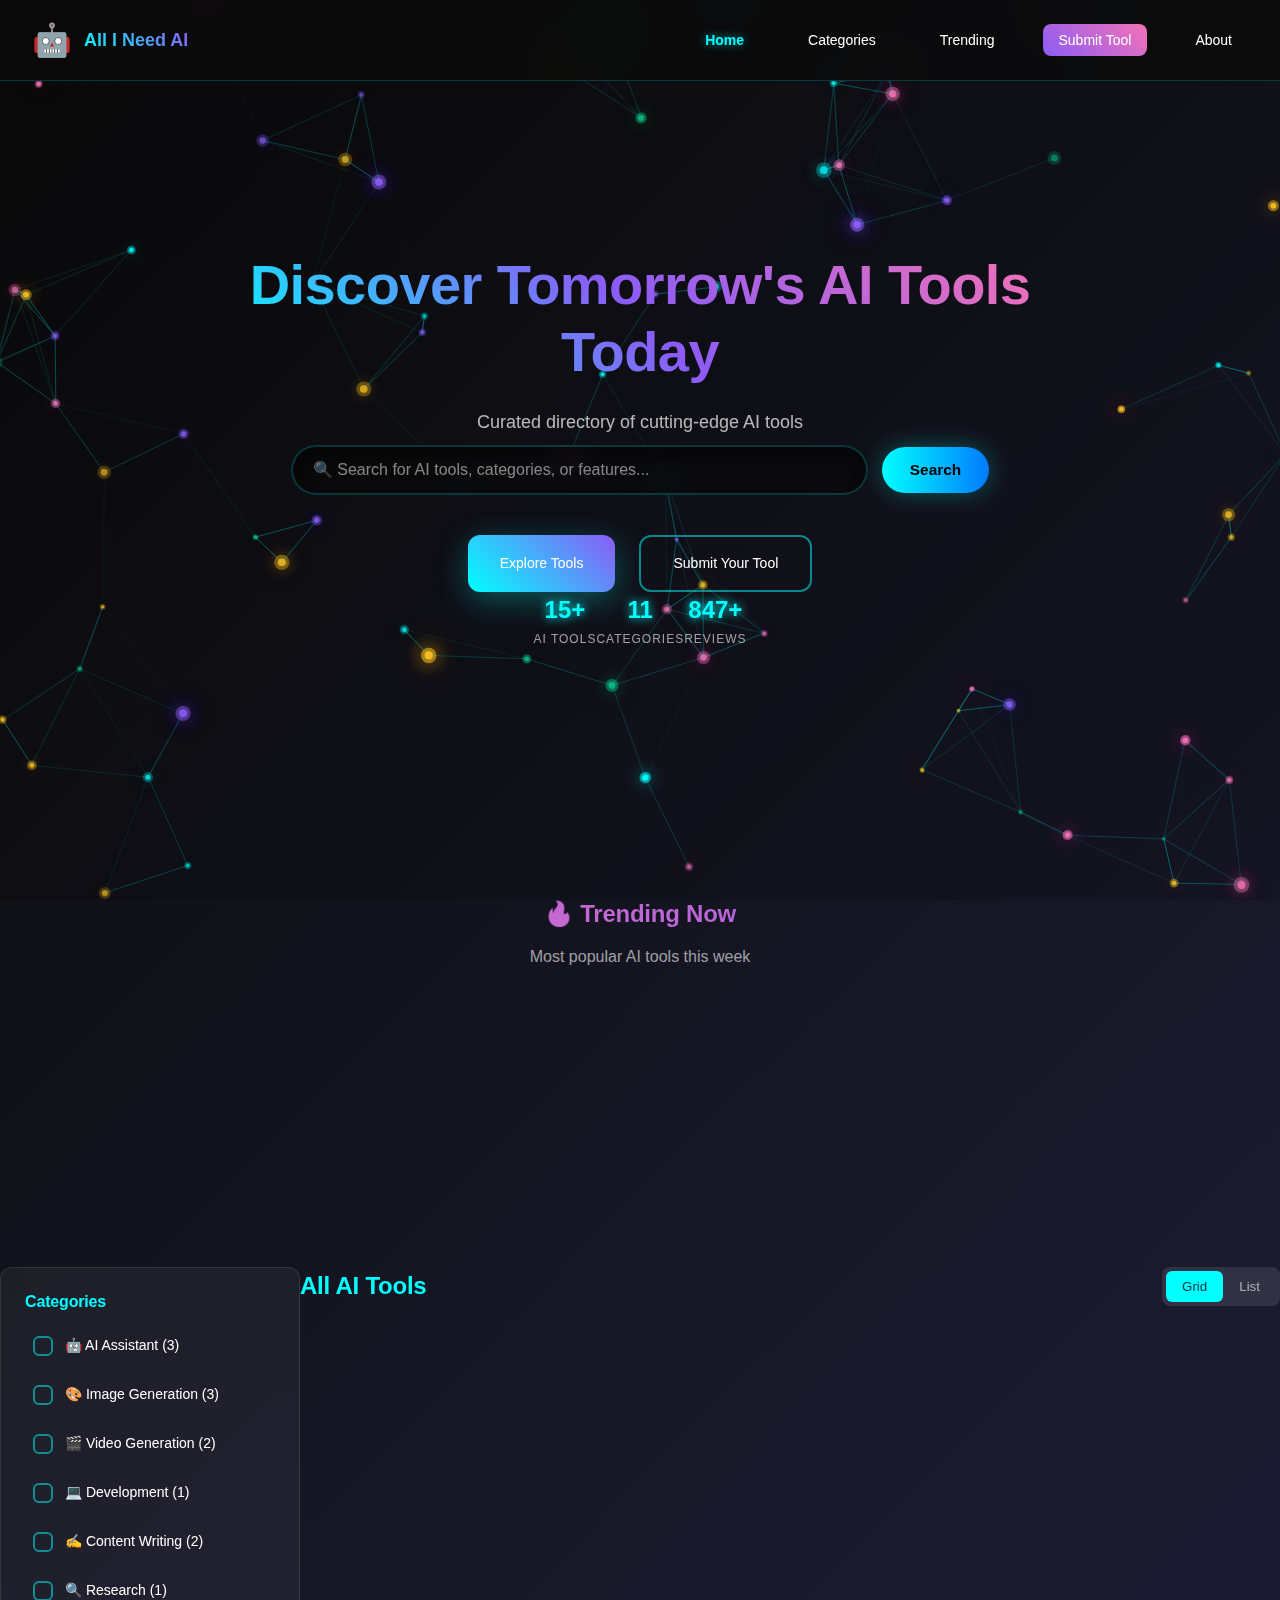
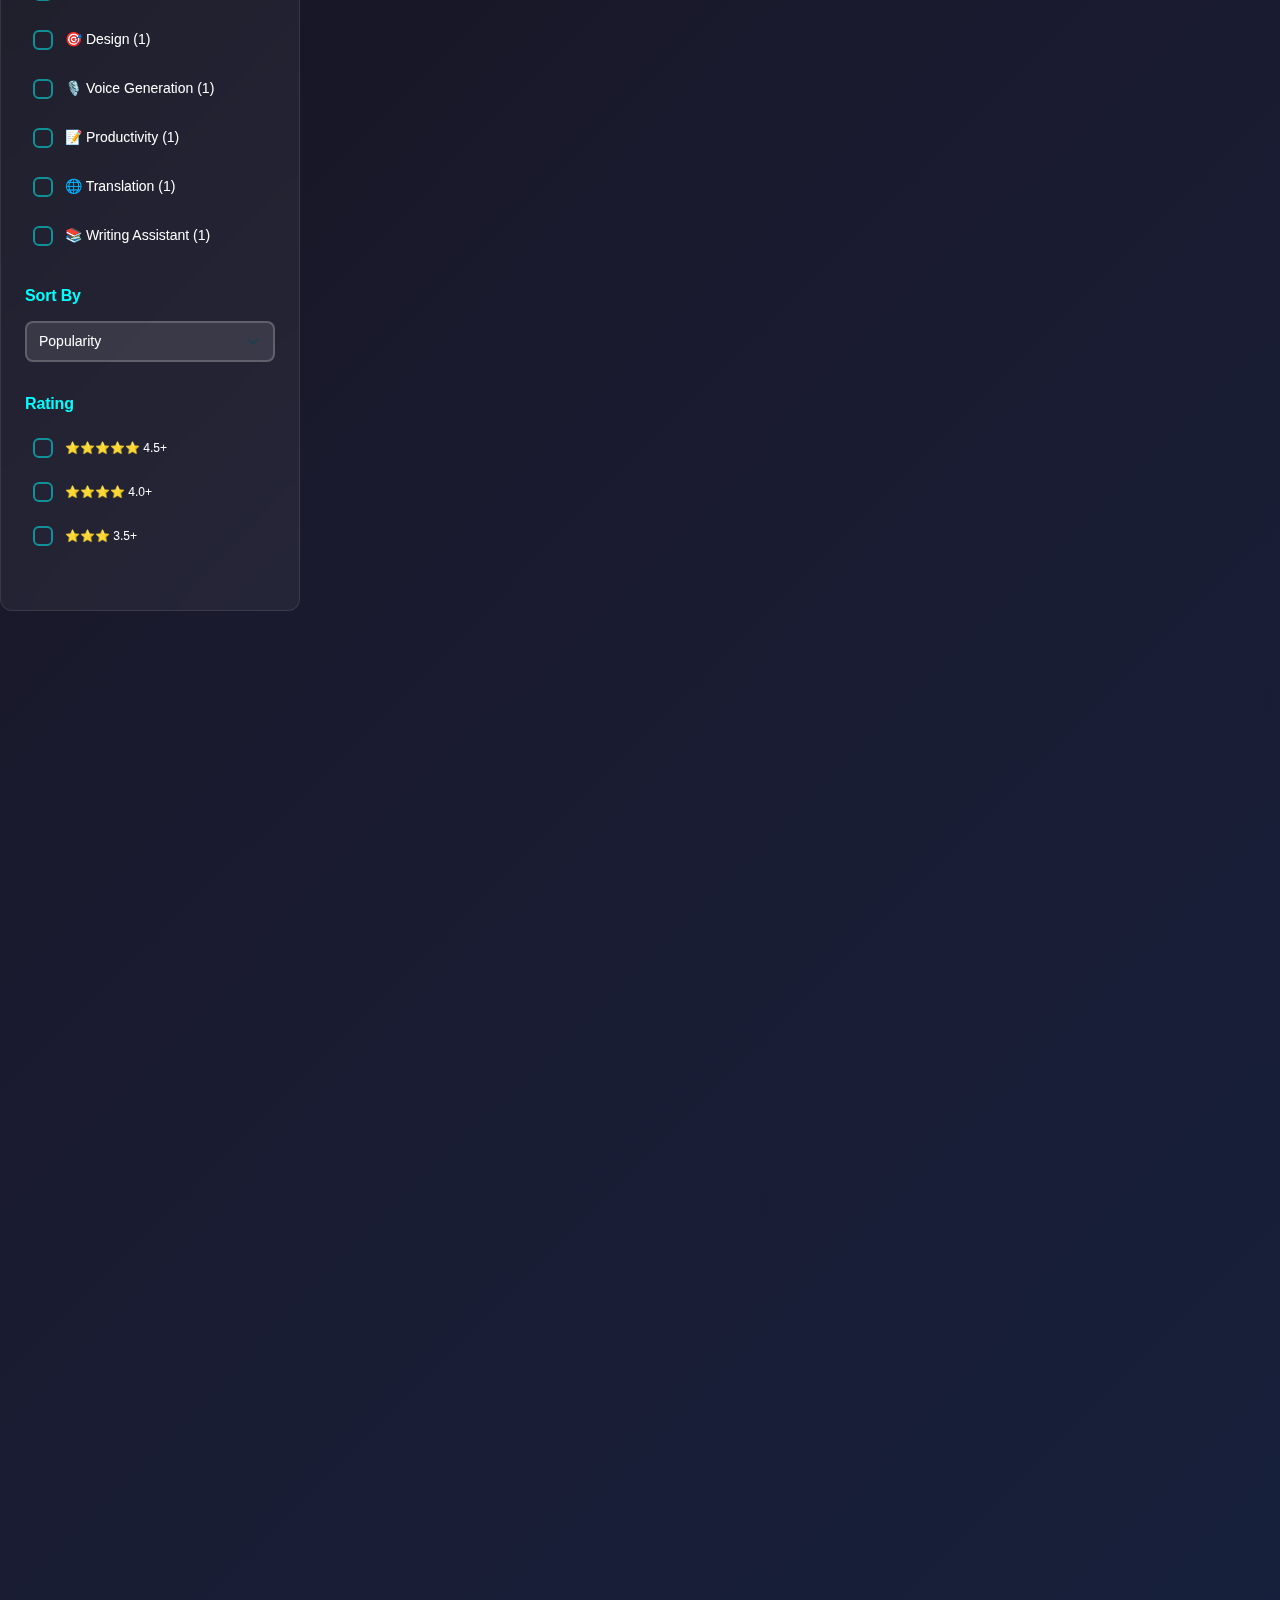
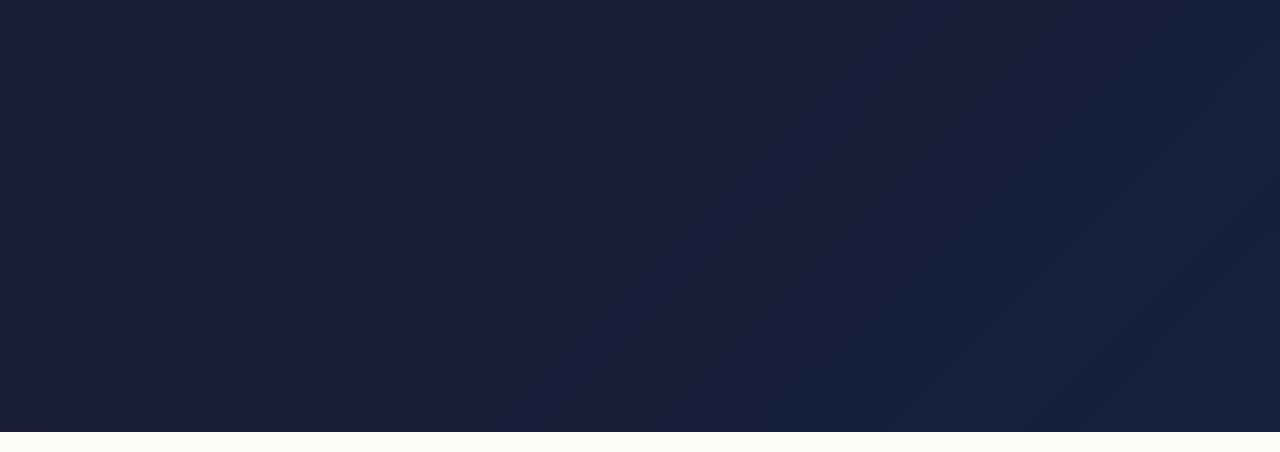
<file: frontend/index.html>
<!DOCTYPE html>
<html lang="en">
<head>
  <meta charset="UTF-8" />
  <meta name="viewport" content="width=device-width, initial-scale=1.0" />
  <title>All I Need AI - Discover Tomorrow's AI Tools Today</title>
  <link rel="stylesheet" href="style.css" />
</head>
<body>
  <!-- Animated Background Particles -->
  <div class="particles-container">
    <canvas id="particles-canvas"></canvas>
  </div>
  <!-- Header Navigation -->
  <header class="header">
    <nav class="navbar">
      <div class="nav-brand">
        <div class="logo">
          <span class="logo-icon">🤖</span>
          <span class="logo-text">All I Need AI</span>
        </div>
      </div>

      <div class="nav-menu">
        <a href="#home" class="nav-link active">Home</a>
        <a href="#categories" class="nav-link">Categories</a>
        <a href="#trending" class="nav-link">Trending</a>
        <button class="nav-link btn-submit" onclick="openSubmissionModal()">Submit Tool</button>
        <a href="about.html" class="nav-link">About</a>
      </div>

      <button class="mobile-menu-toggle" onclick="toggleMobileMenu()">
        <span></span>
        <span></span>
        <span></span>
      </button>
    </nav>
  </header>

  <!-- Hero Section -->
  <section class="hero" id="home">
    <div class="hero-content">
      <h1 class="hero-title animate-fade-in">
        Discover Tomorrow's AI Tools Today
      </h1>
      <p class="hero-subtitle animate-fade-in-delay">
        Curated directory of cutting-edge AI tools 
      </p>

      <!-- 🔹 Centered Large Search Bar -->
      <div class="hero-search-container animate-fade-in-delay-2">
        <input
          type="text"
          id="search-input"
          class="hero-search-input"
          placeholder="🔍 Search for AI tools, categories, or features..."
        />
        <button
          class="hero-search-btn"
          onclick="scrollToSection('tools-grid')"
        >
          Search
        </button>
      </div>

      <div class="hero-buttons animate-fade-in-delay-2">
        <button class="btn btn-primary" onclick="scrollToSection('tools-grid')">
          <span>Explore Tools</span>
          <span class="btn-glow"></span>
        </button>
        <button class="btn btn-outline" onclick="openSubmissionModal()">
          <span>Submit Your Tool</span>
          <span class="btn-glow"></span>
        </button>
      </div>

      <div class="hero-stats">
        <div class="stat-item">
          <span class="stat-number">15+</span>
          <span class="stat-label">AI Tools</span>
        </div>
        <div class="stat-item">
          <span class="stat-number">11</span>
          <span class="stat-label">Categories</span>
        </div>
        <div class="stat-item">
          <span class="stat-number">847+</span>
          <span class="stat-label">Reviews</span>
        </div>
      </div>
    </div>
  </section>

  <!-- Trending Tools Section -->
  <section class="trending-section" id="trending">
    <div class="section-header">
      <h2 class="section-title">🔥 Trending Now</h2>
      <p class="section-subtitle">Most popular AI tools this week</p>
    </div>
    <div class="trending-container">
      <div id="trending-tools" class="trending-tools"></div>
    </div>
  </section>

  <!-- Main Content -->
  <div class="main-container">
    <aside class="sidebar">
      <div class="filter-section">
        <h3>Categories</h3>
        <div id="category-filters" class="category-filters"></div>
      </div>

      <div class="filter-section">
        <h3>Sort By</h3>
        <select id="sort-select" class="form-control">
          <option value="popularity">Popularity</option>
          <option value="rating">Rating</option>
          <option value="newest">Newest</option>
          <option value="trending">Trending</option>
        </select>
      </div>

      <div class="filter-section">
        <h3>Rating</h3>
        <div class="rating-filters">
          <label class="filter-checkbox">
            <input type="checkbox" value="4.5" id="rating-4.5" />
            <span class="checkmark"></span>
            <span class="rating-stars">⭐⭐⭐⭐⭐ 4.5+</span>
          </label>
          <label class="filter-checkbox">
            <input type="checkbox" value="4.0" id="rating-4.0" />
            <span class="checkmark"></span>
            <span class="rating-stars">⭐⭐⭐⭐ 4.0+</span>
          </label>
          <label class="filter-checkbox">
            <input type="checkbox" value="3.5" id="rating-3.5" />
            <span class="checkmark"></span>
            <span class="rating-stars">⭐⭐⭐ 3.5+</span>
          </label>
        </div>
      </div>
    </aside>

    <main class="tools-section" id="tools-grid">
      <div class="tools-header">
        <h2>All AI Tools</h2>
        <div class="view-toggle">
          <button class="view-btn active" data-view="grid">Grid</button>
          <button class="view-btn" data-view="list">List</button>
        </div>
      </div>

      <div id="tools-grid-container" class="tools-grid"></div>

      <div id="no-results" class="no-results hidden">
        <div class="no-results-content">
          <span class="no-results-icon">🔍</span>
          <h3>No tools found</h3>
          <p>Try adjusting your filters or search terms</p>
        </div>
      </div>
    </main>
  </div>

  <!-- Modals + Scripts -->
  <div id="tool-modal" class="modal hidden">
    <div class="modal-overlay" onclick="closeModal()"></div>
    <div class="modal-content">
      <button class="modal-close" onclick="closeModal()">✕</button>
      <div id="modal-body" class="modal-body"></div>
    </div>
  </div>

  <div id="submission-modal" class="modal hidden">
    <div class="modal-overlay" onclick="closeSubmissionModal()"></div>
    <div class="modal-content">
      <button class="modal-close" onclick="closeSubmissionModal()">✕</button>
      <div class="modal-body">
        <h2>Submit Your AI Tool</h2>
        <p>Share your amazing AI tool with the community</p>
        <form id="submission-form" class="submission-form">
          <div class="form-group">
            <label class="form-label">Tool Name</label>
            <input
              type="text"
              id="tool-name"
              class="form-control"
              placeholder="e.g., GPT-4 Writer"
              required
            />
          </div>
          <div class="form-group">
            <label class="form-label">Description</label>
            <textarea
              id="tool-description"
              class="form-control"
              placeholder="Brief description..."
              rows="4"
              required
            ></textarea>
          </div>
          <div class="form-group">
            <label class="form-label">Website URL</label>
            <input
              type="url"
              id="tool-website"
              class="form-control"
              placeholder="https://yourtool.com"
              required
            />
          </div>
          <div class="form-group">
            <label class="form-label">Category</label>
            <select id="tool-category" class="form-control" required>
              <option value="">Select a category...</option>
            </select>
          </div>
          <div class="form-buttons">
            <button
              type="button"
              class="btn btn-outline"
              onclick="closeSubmissionModal()"
            >
              Cancel
            </button>
            <button type="button" class="btn btn-outline" onclick="autoCategorize(event)">
  <span>✨ Auto Categorize</span>
  <span class="loading-spinner hidden">⏳</span>
</button>

            <button type="submit" class="btn btn-primary">
              <span>Submit Tool</span>
              <span class="btn-glow"></span>
            </button>

          </div>
        </form>
      </div>
    </div>
  </div>

  <div id="success-message" class="success-message hidden">
    <div class="success-content">
      <span class="success-icon">✨</span>
      <h3>Success!</h3>
      <p>Your tool has been submitted successfully!</p>
    </div>
  </div>
<!-- Shared modal for tool details and About content -->
<div id="tool-modal" class="modal hidden">
  <div class="modal-content">
    <div id="modal-body"></div>
  </div>
</div>

  <script src="app.js"></script>

<!-- Dashboard Sidebar -->
<div id="dashboard" class="dashboard">
  <ul>
    <li><a href="index.html">🏠 Home</a></li>
    <li><a href="#">👤 Profile</a></li>
    <li><a href="#">⭐ Favorites</a></li>
    <li><a href="#">⚙️ Settings</a></li>
    <li class="logout"><a href="#">🚪 Logout</a></li>
  </ul>
</div>

<script>
  const dashboard = document.getElementById("dashboard");
  let isShown = false;

  document.addEventListener("mousemove", (e) => {
    if (e.clientX < 50) {
      dashboard.classList.add("show");
      isShown = true;
    } else if (isShown && e.clientX > 250) {
      dashboard.classList.remove("show");
      isShown = false;
    }
  });
</script>
</body>
</html>
</file>
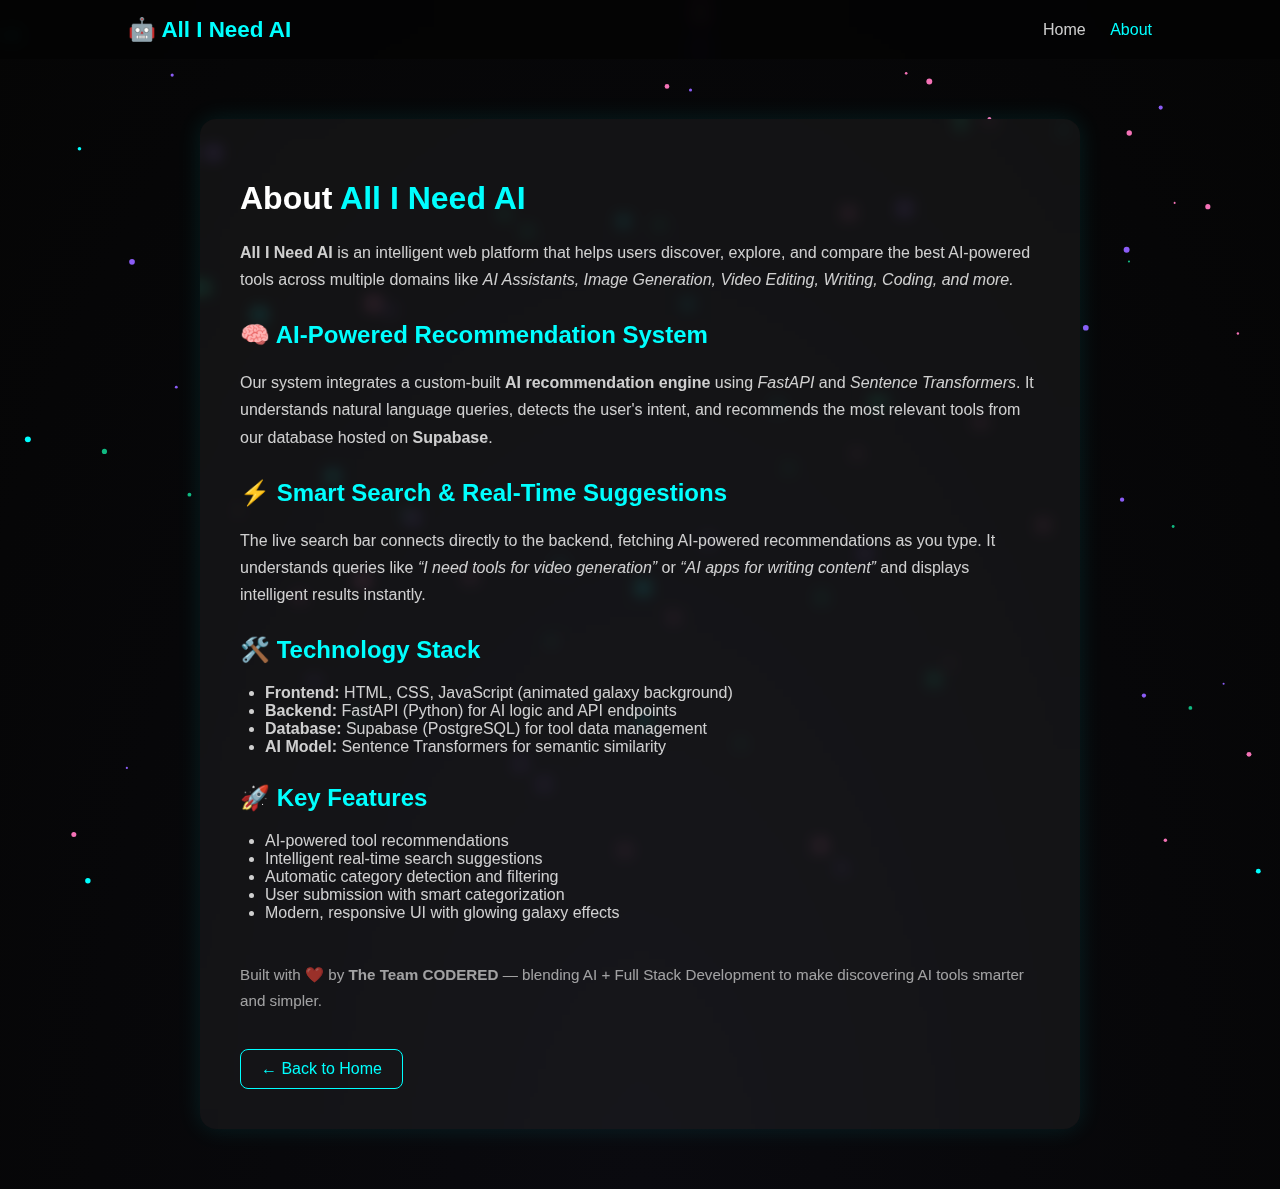
<file: frontend/about.html>
<!DOCTYPE html>
<html lang="en">
<head>
  <meta charset="UTF-8" />
  <meta name="viewport" content="width=device-width, initial-scale=1.0" />
  <title>About | Smart AI Tools Directory</title>
  <link rel="stylesheet" href="about.css" />
</head>
<body>

  <!-- Galaxy Background -->
  <canvas id="particles-canvas"></canvas>

  <!-- Navbar -->
  <nav class="navbar">
    <div class="nav-left">
      <a href="index.html" class="logo">🤖 All I Need AI</a>
    </div>
    <div class="nav-right">
      <a href="index.html" class="nav-link">Home</a>
      <a href="about.html" class="nav-link active">About</a>
    </div>
  </nav>

  <!-- Main About Section -->
  <section class="about-section">
    <div class="about-container">
      <h1>About <span class="highlight">All I Need AI</span></h1>
      <p>
        <strong>All I Need AI</strong> is an intelligent web platform that helps users
        discover, explore, and compare the best AI-powered tools across multiple domains like
        <em>AI Assistants, Image Generation, Video Editing, Writing, Coding, and more.</em>
      </p>

      <h2>🧠 AI-Powered Recommendation System</h2>
      <p>
        Our system integrates a custom-built <strong>AI recommendation engine</strong> using
        <em>FastAPI</em> and <em>Sentence Transformers</em>. It understands natural language queries,
        detects the user's intent, and recommends the most relevant tools from our database hosted on
        <strong>Supabase</strong>.
      </p>

      <h2>⚡ Smart Search & Real-Time Suggestions</h2>
      <p>
        The live search bar connects directly to the backend, fetching AI-powered recommendations
        as you type. It understands queries like <em>“I need tools for video generation”</em> or
        <em>“AI apps for writing content”</em> and displays intelligent results instantly.
      </p>

      <h2>🛠️ Technology Stack</h2>
      <ul>
        <li><strong>Frontend:</strong> HTML, CSS, JavaScript (animated galaxy background)</li>
        <li><strong>Backend:</strong> FastAPI (Python) for AI logic and API endpoints</li>
        <li><strong>Database:</strong> Supabase (PostgreSQL) for tool data management</li>
        <li><strong>AI Model:</strong> Sentence Transformers for semantic similarity</li>
      </ul>

      <h2>🚀 Key Features</h2>
      <ul>
        <li>AI-powered tool recommendations</li>
        <li>Intelligent real-time search suggestions</li>
        <li>Automatic category detection and filtering</li>
        <li>User submission with smart categorization</li>
        <li>Modern, responsive UI with glowing galaxy effects</li>
      </ul>

      <p class="footer-text">
        Built with ❤️ by <strong> The Team CODERED</strong> — blending AI + Full Stack Development
        to make discovering AI tools smarter and simpler.
      </p>

      <a href="index.html" class="btn btn-outline">← Back to Home</a>
    </div>
  </section>

  <script src="about.js"></script>
</body>
</html>
</file>
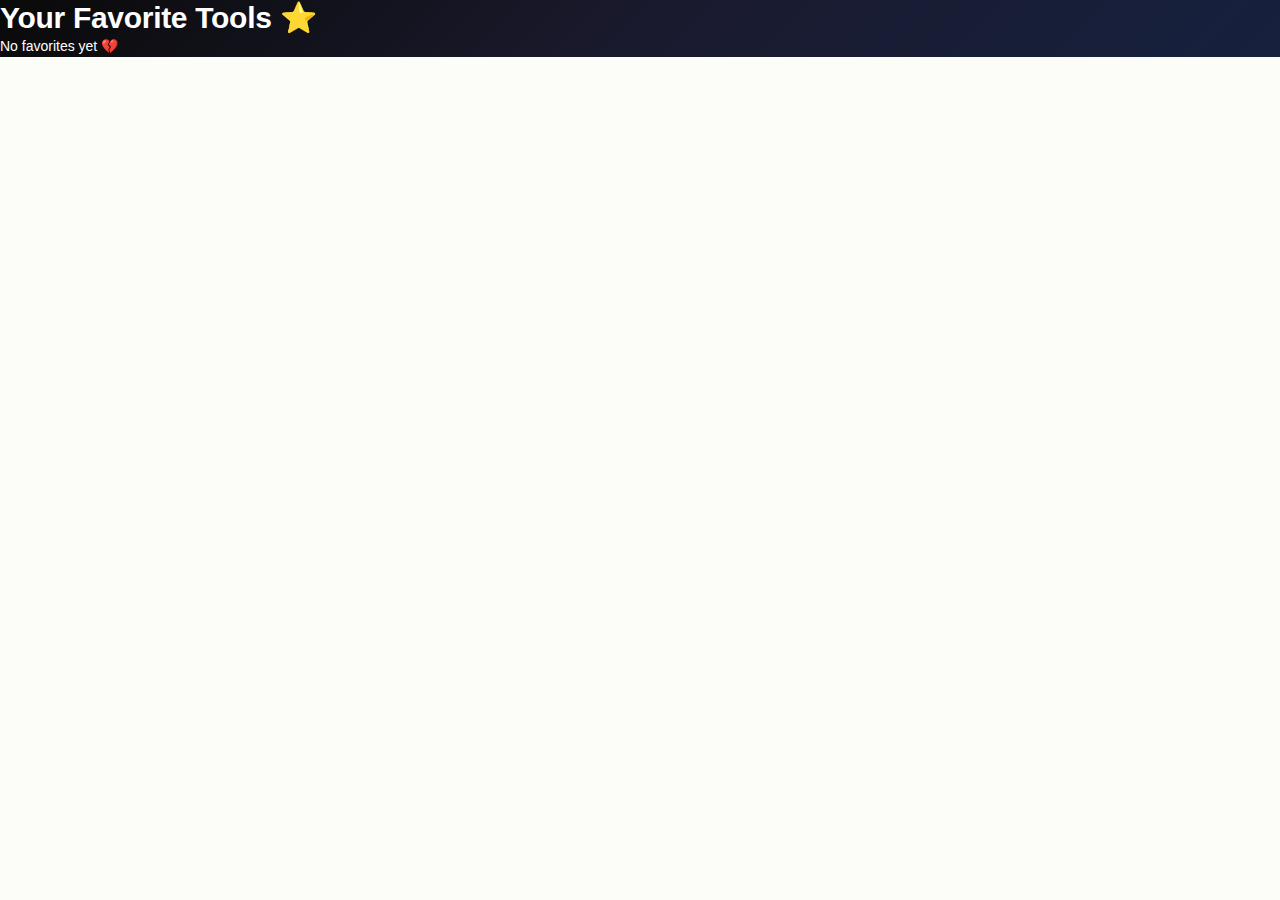
<file: frontend/favorites.html>
<!DOCTYPE html>
<html lang="en">
<head>
  <meta charset="UTF-8">
  <meta name="viewport" content="width=device-width, initial-scale=1.0">
  <title>Your Favorites</title>
  <link rel="stylesheet" href="style.css">
</head>
<body>
  <h1>Your Favorite Tools ⭐</h1>
  <div id="favoritesList" class="favorites-container"></div>

  <script>
    const favoritesList = document.getElementById('favoritesList');
    const favorites = JSON.parse(localStorage.getItem('favorites')) || [];

    if (favorites.length === 0) {
      favoritesList.innerHTML = "<p>No favorites yet 💔</p>";
    } else {
      favoritesList.innerHTML = favorites.map(fav => `
        <div class="tool-card">
          <h3>${fav.name}</h3>
          <p>${fav.category}</p>
          <a href="${fav.url}" target="_blank">Visit Tool</a>
        </div>
      `).join('');
    }
  </script>
  
</body>
</html>
</file>
<file: frontend/style.css>
:root {
  /* Primitive Color Tokens */
  --color-white: rgba(255, 255, 255, 1);
  --color-black: rgba(0, 0, 0, 1);
  --color-cream-50: rgba(252, 252, 249, 1);
  --color-cream-100: rgba(255, 255, 253, 1);
  --color-gray-200: rgba(245, 245, 245, 1);
  --color-gray-300: rgba(167, 169, 169, 1);
  --color-gray-400: rgba(119, 124, 124, 1);
  --color-slate-500: rgba(98, 108, 113, 1);
  --color-brown-600: rgba(94, 82, 64, 1);
  --color-charcoal-700: rgba(31, 33, 33, 1);
  --color-charcoal-800: rgba(38, 40, 40, 1);
  --color-slate-900: rgba(19, 52, 59, 1);
  --color-teal-300: rgba(50, 184, 198, 1);
  --color-teal-400: rgba(45, 166, 178, 1);
  --color-teal-500: rgba(33, 128, 141, 1);
  --color-teal-600: rgba(29, 116, 128, 1);
  --color-teal-700: rgba(26, 104, 115, 1);
  --color-teal-800: rgba(41, 150, 161, 1);
  --color-red-400: rgba(255, 84, 89, 1);
  --color-red-500: rgba(192, 21, 47, 1);
  --color-orange-400: rgba(230, 129, 97, 1);
  --color-orange-500: rgba(168, 75, 47, 1);

  /* RGB versions for opacity control */
  --color-brown-600-rgb: 94, 82, 64;
  --color-teal-500-rgb: 33, 128, 141;
  --color-slate-900-rgb: 19, 52, 59;
  --color-slate-500-rgb: 98, 108, 113;
  --color-red-500-rgb: 192, 21, 47;
  --color-red-400-rgb: 255, 84, 89;
  --color-orange-500-rgb: 168, 75, 47;
  --color-orange-400-rgb: 230, 129, 97;

  /* Background color tokens (Light Mode) */
  --color-bg-1: rgba(59, 130, 246, 0.08); /* Light blue */
  --color-bg-2: rgba(245, 158, 11, 0.08); /* Light yellow */
  --color-bg-3: rgba(34, 197, 94, 0.08); /* Light green */
  --color-bg-4: rgba(239, 68, 68, 0.08); /* Light red */
  --color-bg-5: rgba(147, 51, 234, 0.08); /* Light purple */
  --color-bg-6: rgba(249, 115, 22, 0.08); /* Light orange */
  --color-bg-7: rgba(236, 72, 153, 0.08); /* Light pink */
  --color-bg-8: rgba(6, 182, 212, 0.08); /* Light cyan */

  /* Semantic Color Tokens (Light Mode) */
  --color-background: var(--color-cream-50);
  --color-surface: var(--color-cream-100);
  --color-text: var(--color-slate-900);
  --color-text-secondary: var(--color-slate-500);
  --color-primary: var(--color-teal-500);
  --color-primary-hover: var(--color-teal-600);
  --color-primary-active: var(--color-teal-700);
  --color-secondary: rgba(var(--color-brown-600-rgb), 0.12);
  --color-secondary-hover: rgba(var(--color-brown-600-rgb), 0.2);
  --color-secondary-active: rgba(var(--color-brown-600-rgb), 0.25);
  --color-border: rgba(var(--color-brown-600-rgb), 0.2);
  --color-btn-primary-text: var(--color-cream-50);
  --color-card-border: rgba(var(--color-brown-600-rgb), 0.12);
  --color-card-border-inner: rgba(var(--color-brown-600-rgb), 0.12);
  --color-error: var(--color-red-500);
  --color-success: var(--color-teal-500);
  --color-warning: var(--color-orange-500);
  --color-info: var(--color-slate-500);
  --color-focus-ring: rgba(var(--color-teal-500-rgb), 0.4);
  --color-select-caret: rgba(var(--color-slate-900-rgb), 0.8);

  /* Common style patterns */
  --focus-ring: 0 0 0 3px var(--color-focus-ring);
  --focus-outline: 2px solid var(--color-primary);
  --status-bg-opacity: 0.15;
  --status-border-opacity: 0.25;
  --select-caret-light: url("data:image/svg+xml,%3Csvg xmlns='http://www.w3.org/2000/svg' width='16' height='16' viewBox='0 0 24 24' fill='none' stroke='%23134252' stroke-width='2' stroke-linecap='round' stroke-linejoin='round'%3E%3Cpolyline points='6 9 12 15 18 9'%3E%3C/polyline%3E%3C/svg%3E");
  --select-caret-dark: url("data:image/svg+xml,%3Csvg xmlns='http://www.w3.org/2000/svg' width='16' height='16' viewBox='0 0 24 24' fill='none' stroke='%23f5f5f5' stroke-width='2' stroke-linecap='round' stroke-linejoin='round'%3E%3Cpolyline points='6 9 12 15 18 9'%3E%3C/polyline%3E%3C/svg%3E");

  /* RGB versions for opacity control */
  --color-success-rgb: 33, 128, 141;
  --color-error-rgb: 192, 21, 47;
  --color-warning-rgb: 168, 75, 47;
  --color-info-rgb: 98, 108, 113;

  /* Typography */
  --font-family-base: "FKGroteskNeue", "Geist", "Inter", -apple-system,
    BlinkMacSystemFont, "Segoe UI", Roboto, sans-serif;
  --font-family-mono: "Berkeley Mono", ui-monospace, SFMono-Regular, Menlo,
    Monaco, Consolas, monospace;
  --font-size-xs: 11px;
  --font-size-sm: 12px;
  --font-size-base: 14px;
  --font-size-md: 14px;
  --font-size-lg: 16px;
  --font-size-xl: 18px;
  --font-size-2xl: 20px;
  --font-size-3xl: 24px;
  --font-size-4xl: 30px;
  --font-weight-normal: 400;
  --font-weight-medium: 500;
  --font-weight-semibold: 550;
  --font-weight-bold: 600;
  --line-height-tight: 1.2;
  --line-height-normal: 1.5;
  --letter-spacing-tight: -0.01em;

  /* Spacing */
  --space-0: 0;
  --space-1: 1px;
  --space-2: 2px;
  --space-4: 4px;
  --space-6: 6px;
  --space-8: 8px;
  --space-10: 10px;
  --space-12: 12px;
  --space-16: 16px;
  --space-20: 20px;
  --space-24: 24px;
  --space-32: 32px;

  /* Border Radius */
  --radius-sm: 6px;
  --radius-base: 8px;
  --radius-md: 10px;
  --radius-lg: 12px;
  --radius-full: 9999px;

  /* Shadows */
  --shadow-xs: 0 1px 2px rgba(0, 0, 0, 0.02);
  --shadow-sm: 0 1px 3px rgba(0, 0, 0, 0.04), 0 1px 2px rgba(0, 0, 0, 0.02);
  --shadow-md: 0 4px 6px -1px rgba(0, 0, 0, 0.04),
    0 2px 4px -1px rgba(0, 0, 0, 0.02);
  --shadow-lg: 0 10px 15px -3px rgba(0, 0, 0, 0.04),
    0 4px 6px -2px rgba(0, 0, 0, 0.02);
  --shadow-inset-sm: inset 0 1px 0 rgba(255, 255, 255, 0.15),
    inset 0 -1px 0 rgba(0, 0, 0, 0.03);

  /* Animation */
  --duration-fast: 150ms;
  --duration-normal: 250ms;
  --ease-standard: cubic-bezier(0.16, 1, 0.3, 1);

  /* Layout */
  --container-sm: 640px;
  --container-md: 768px;
  --container-lg: 1024px;
  --container-xl: 1280px;
}

/* Dark mode colors */
@media (prefers-color-scheme: dark) {
  :root {
    /* RGB versions for opacity control (Dark Mode) */
    --color-gray-400-rgb: 119, 124, 124;
    --color-teal-300-rgb: 50, 184, 198;
    --color-gray-300-rgb: 167, 169, 169;
    --color-gray-200-rgb: 245, 245, 245;

    /* Background color tokens (Dark Mode) */
    --color-bg-1: rgba(29, 78, 216, 0.15); /* Dark blue */
    --color-bg-2: rgba(180, 83, 9, 0.15); /* Dark yellow */
    --color-bg-3: rgba(21, 128, 61, 0.15); /* Dark green */
    --color-bg-4: rgba(185, 28, 28, 0.15); /* Dark red */
    --color-bg-5: rgba(107, 33, 168, 0.15); /* Dark purple */
    --color-bg-6: rgba(194, 65, 12, 0.15); /* Dark orange */
    --color-bg-7: rgba(190, 24, 93, 0.15); /* Dark pink */
    --color-bg-8: rgba(8, 145, 178, 0.15); /* Dark cyan */

    /* Semantic Color Tokens (Dark Mode) */
    --color-background: var(--color-charcoal-700);
    --color-surface: var(--color-charcoal-800);
    --color-text: var(--color-gray-200);
    --color-text-secondary: rgba(var(--color-gray-300-rgb), 0.7);
    --color-primary: var(--color-teal-300);
    --color-primary-hover: var(--color-teal-400);
    --color-primary-active: var(--color-teal-800);
    --color-secondary: rgba(var(--color-gray-400-rgb), 0.15);
    --color-secondary-hover: rgba(var(--color-gray-400-rgb), 0.25);
    --color-secondary-active: rgba(var(--color-gray-400-rgb), 0.3);
    --color-border: rgba(var(--color-gray-400-rgb), 0.3);
    --color-error: var(--color-red-400);
    --color-success: var(--color-teal-300);
    --color-warning: var(--color-orange-400);
    --color-info: var(--color-gray-300);
    --color-focus-ring: rgba(var(--color-teal-300-rgb), 0.4);
    --color-btn-primary-text: var(--color-slate-900);
    --color-card-border: rgba(var(--color-gray-400-rgb), 0.2);
    --color-card-border-inner: rgba(var(--color-gray-400-rgb), 0.15);
    --shadow-inset-sm: inset 0 1px 0 rgba(255, 255, 255, 0.1),
      inset 0 -1px 0 rgba(0, 0, 0, 0.15);
    --button-border-secondary: rgba(var(--color-gray-400-rgb), 0.2);
    --color-border-secondary: rgba(var(--color-gray-400-rgb), 0.2);
    --color-select-caret: rgba(var(--color-gray-200-rgb), 0.8);

    /* Common style patterns - updated for dark mode */
    --focus-ring: 0 0 0 3px var(--color-focus-ring);
    --focus-outline: 2px solid var(--color-primary);
    --status-bg-opacity: 0.15;
    --status-border-opacity: 0.25;
    --select-caret-light: url("data:image/svg+xml,%3Csvg xmlns='http://www.w3.org/2000/svg' width='16' height='16' viewBox='0 0 24 24' fill='none' stroke='%23134252' stroke-width='2' stroke-linecap='round' stroke-linejoin='round'%3E%3Cpolyline points='6 9 12 15 18 9'%3E%3C/polyline%3E%3C/svg%3E");
    --select-caret-dark: url("data:image/svg+xml,%3Csvg xmlns='http://www.w3.org/2000/svg' width='16' height='16' viewBox='0 0 24 24' fill='none' stroke='%23f5f5f5' stroke-width='2' stroke-linecap='round' stroke-linejoin='round'%3E%3Cpolyline points='6 9 12 15 18 9'%3E%3C/polyline%3E%3C/svg%3E");

    /* RGB versions for dark mode */
    --color-success-rgb: var(--color-teal-300-rgb);
    --color-error-rgb: var(--color-red-400-rgb);
    --color-warning-rgb: var(--color-orange-400-rgb);
    --color-info-rgb: var(--color-gray-300-rgb);
  }
}

/* Data attribute for manual theme switching */
[data-color-scheme="dark"] {
  /* RGB versions for opacity control (dark mode) */
  --color-gray-400-rgb: 119, 124, 124;
  --color-teal-300-rgb: 50, 184, 198;
  --color-gray-300-rgb: 167, 169, 169;
  --color-gray-200-rgb: 245, 245, 245;

  /* Colorful background palette - Dark Mode */
  --color-bg-1: rgba(29, 78, 216, 0.15); /* Dark blue */
  --color-bg-2: rgba(180, 83, 9, 0.15); /* Dark yellow */
  --color-bg-3: rgba(21, 128, 61, 0.15); /* Dark green */
  --color-bg-4: rgba(185, 28, 28, 0.15); /* Dark red */
  --color-bg-5: rgba(107, 33, 168, 0.15); /* Dark purple */
  --color-bg-6: rgba(194, 65, 12, 0.15); /* Dark orange */
  --color-bg-7: rgba(190, 24, 93, 0.15); /* Dark pink */
  --color-bg-8: rgba(8, 145, 178, 0.15); /* Dark cyan */

  /* Semantic Color Tokens (Dark Mode) */
  --color-background: var(--color-charcoal-700);
  --color-surface: var(--color-charcoal-800);
  --color-text: var(--color-gray-200);
  --color-text-secondary: rgba(var(--color-gray-300-rgb), 0.7);
  --color-primary: var(--color-teal-300);
  --color-primary-hover: var(--color-teal-400);
  --color-primary-active: var(--color-teal-800);
  --color-secondary: rgba(var(--color-gray-400-rgb), 0.15);
  --color-secondary-hover: rgba(var(--color-gray-400-rgb), 0.25);
  --color-secondary-active: rgba(var(--color-gray-400-rgb), 0.3);
  --color-border: rgba(var(--color-gray-400-rgb), 0.3);
  --color-error: var(--color-red-400);
  --color-success: var(--color-teal-300);
  --color-warning: var(--color-orange-400);
  --color-info: var(--color-gray-300);
  --color-focus-ring: rgba(var(--color-teal-300-rgb), 0.4);
  --color-btn-primary-text: var(--color-slate-900);
  --color-card-border: rgba(var(--color-gray-400-rgb), 0.15);
  --color-card-border-inner: rgba(var(--color-gray-400-rgb), 0.15);
  --shadow-inset-sm: inset 0 1px 0 rgba(255, 255, 255, 0.1),
    inset 0 -1px 0 rgba(0, 0, 0, 0.15);
  --color-border-secondary: rgba(var(--color-gray-400-rgb), 0.2);
  --color-select-caret: rgba(var(--color-gray-200-rgb), 0.8);

  /* Common style patterns - updated for dark mode */
  --focus-ring: 0 0 0 3px var(--color-focus-ring);
  --focus-outline: 2px solid var(--color-primary);
  --status-bg-opacity: 0.15;
  --status-border-opacity: 0.25;
  --select-caret-light: url("data:image/svg+xml,%3Csvg xmlns='http://www.w3.org/2000/svg' width='16' height='16' viewBox='0 0 24 24' fill='none' stroke='%23134252' stroke-width='2' stroke-linecap='round' stroke-linejoin='round'%3E%3Cpolyline points='6 9 12 15 18 9'%3E%3C/polyline%3E%3C/svg%3E");
  --select-caret-dark: url("data:image/svg+xml,%3Csvg xmlns='http://www.w3.org/2000/svg' width='16' height='16' viewBox='0 0 24 24' fill='none' stroke='%23f5f5f5' stroke-width='2' stroke-linecap='round' stroke-linejoin='round'%3E%3Cpolyline points='6 9 12 15 18 9'%3E%3C/polyline%3E%3C/svg%3E");

  /* RGB versions for dark mode */
  --color-success-rgb: var(--color-teal-300-rgb);
  --color-error-rgb: var(--color-red-400-rgb);
  --color-warning-rgb: var(--color-orange-400-rgb);
  --color-info-rgb: var(--color-gray-300-rgb);
}

[data-color-scheme="light"] {
  /* RGB versions for opacity control (light mode) */
  --color-brown-600-rgb: 94, 82, 64;
  --color-teal-500-rgb: 33, 128, 141;
  --color-slate-900-rgb: 19, 52, 59;

  /* Semantic Color Tokens (Light Mode) */
  --color-background: var(--color-cream-50);
  --color-surface: var(--color-cream-100);
  --color-text: var(--color-slate-900);
  --color-text-secondary: var(--color-slate-500);
  --color-primary: var(--color-teal-500);
  --color-primary-hover: var(--color-teal-600);
  --color-primary-active: var(--color-teal-700);
  --color-secondary: rgba(var(--color-brown-600-rgb), 0.12);
  --color-secondary-hover: rgba(var(--color-brown-600-rgb), 0.2);
  --color-secondary-active: rgba(var(--color-brown-600-rgb), 0.25);
  --color-border: rgba(var(--color-brown-600-rgb), 0.2);
  --color-btn-primary-text: var(--color-cream-50);
  --color-card-border: rgba(var(--color-brown-600-rgb), 0.12);
  --color-card-border-inner: rgba(var(--color-brown-600-rgb), 0.12);
  --color-error: var(--color-red-500);
  --color-success: var(--color-teal-500);
  --color-warning: var(--color-orange-500);
  --color-info: var(--color-slate-500);
  --color-focus-ring: rgba(var(--color-teal-500-rgb), 0.4);

  /* RGB versions for light mode */
  --color-success-rgb: var(--color-teal-500-rgb);
  --color-error-rgb: var(--color-red-500-rgb);
  --color-warning-rgb: var(--color-orange-500-rgb);
  --color-info-rgb: var(--color-slate-500-rgb);
}

/* Base styles */
html {
  font-size: var(--font-size-base);
  font-family: var(--font-family-base);
  line-height: var(--line-height-normal);
  color: var(--color-text);
  background-color: var(--color-background);
  -webkit-font-smoothing: antialiased;
  box-sizing: border-box;
}

body {
  margin: 0;
  padding: 0;
}

*,
*::before,
*::after {
  box-sizing: inherit;
}

/* Typography */
h1,
h2,
h3,
h4,
h5,
h6 {
  margin: 0;
  font-weight: var(--font-weight-semibold);
  line-height: var(--line-height-tight);
  color: var(--color-text);
  letter-spacing: var(--letter-spacing-tight);
}

h1 {
  font-size: var(--font-size-4xl);
}
h2 {
  font-size: var(--font-size-3xl);
}
h3 {
  font-size: var(--font-size-2xl);
}
h4 {
  font-size: var(--font-size-xl);
}
h5 {
  font-size: var(--font-size-lg);
}
h6 {
  font-size: var(--font-size-md);
}

p {
  margin: 0 0 var(--space-16) 0;
}

a {
  color: var(--color-primary);
  text-decoration: none;
  transition: color var(--duration-fast) var(--ease-standard);
}

a:hover {
  color: var(--color-primary-hover);
}

code,
pre {
  font-family: var(--font-family-mono);
  font-size: calc(var(--font-size-base) * 0.95);
  background-color: var(--color-secondary);
  border-radius: var(--radius-sm);
}

code {
  padding: var(--space-1) var(--space-4);
}

pre {
  padding: var(--space-16);
  margin: var(--space-16) 0;
  overflow: auto;
  border: 1px solid var(--color-border);
}

pre code {
  background: none;
  padding: 0;
}

/* Buttons */
.btn {
  display: inline-flex;
  align-items: center;
  justify-content: center;
  padding: var(--space-8) var(--space-16);
  border-radius: var(--radius-base);
  font-size: var(--font-size-base);
  font-weight: 500;
  line-height: 1.5;
  cursor: pointer;
  transition: all var(--duration-normal) var(--ease-standard);
  border: none;
  text-decoration: none;
  position: relative;
}

.btn:focus-visible {
  outline: none;
  box-shadow: var(--focus-ring);
}

.btn--primary {
  background: var(--color-primary);
  color: var(--color-btn-primary-text);
}

.btn--primary:hover {
  background: var(--color-primary-hover);
}

.btn--primary:active {
  background: var(--color-primary-active);
}

.btn--secondary {
  background: var(--color-secondary);
  color: var(--color-text);
}

.btn--secondary:hover {
  background: var(--color-secondary-hover);
}

.btn--secondary:active {
  background: var(--color-secondary-active);
}

.btn--outline {
  background: transparent;
  border: 1px solid var(--color-border);
  color: var(--color-text);
}

.btn--outline:hover {
  background: var(--color-secondary);
}

.btn--sm {
  padding: var(--space-4) var(--space-12);
  font-size: var(--font-size-sm);
  border-radius: var(--radius-sm);
}

.btn--lg {
  padding: var(--space-10) var(--space-20);
  font-size: var(--font-size-lg);
  border-radius: var(--radius-md);
}

.btn--full-width {
  width: 100%;
}

.btn:disabled {
  opacity: 0.5;
  cursor: not-allowed;
}

/* Form elements */
.form-control {
  display: block;
  width: 100%;
  padding: var(--space-8) var(--space-12);
  font-size: var(--font-size-md);
  line-height: 1.5;
  color: var(--color-text);
  background-color: var(--color-surface);
  border: 1px solid var(--color-border);
  border-radius: var(--radius-base);
  transition: border-color var(--duration-fast) var(--ease-standard),
    box-shadow var(--duration-fast) var(--ease-standard);
}

textarea.form-control {
  font-family: var(--font-family-base);
  font-size: var(--font-size-base);
}

select.form-control {
  padding: var(--space-8) var(--space-12);
  -webkit-appearance: none;
  -moz-appearance: none;
  appearance: none;
  background-image: var(--select-caret-light);
  background-repeat: no-repeat;
  background-position: right var(--space-12) center;
  background-size: 16px;
  padding-right: var(--space-32);
}

/* Add a dark mode specific caret */
@media (prefers-color-scheme: dark) {
  select.form-control {
    background-image: var(--select-caret-dark);
  }
}

/* Also handle data-color-scheme */
[data-color-scheme="dark"] select.form-control {
  background-image: var(--select-caret-dark);
}

[data-color-scheme="light"] select.form-control {
  background-image: var(--select-caret-light);
}

.form-control:focus {
  border-color: var(--color-primary);
  outline: var(--focus-outline);
}

.form-label {
  display: block;
  margin-bottom: var(--space-8);
  font-weight: var(--font-weight-medium);
  font-size: var(--font-size-sm);
}

.form-group {
  margin-bottom: var(--space-16);
}

/* Card component */
.card {
  background-color: var(--color-surface);
  border-radius: var(--radius-lg);
  border: 1px solid var(--color-card-border);
  box-shadow: var(--shadow-sm);
  overflow: hidden;
  transition: box-shadow var(--duration-normal) var(--ease-standard);
}

.card:hover {
  box-shadow: var(--shadow-md);
}

.card__body {
  padding: var(--space-16);
}

.card__header,
.card__footer {
  padding: var(--space-16);
  border-bottom: 1px solid var(--color-card-border-inner);
}

/* Status indicators - simplified with CSS variables */
.status {
  display: inline-flex;
  align-items: center;
  padding: var(--space-6) var(--space-12);
  border-radius: var(--radius-full);
  font-weight: var(--font-weight-medium);
  font-size: var(--font-size-sm);
}

.status--success {
  background-color: rgba(
    var(--color-success-rgb, 33, 128, 141),
    var(--status-bg-opacity)
  );
  color: var(--color-success);
  border: 1px solid
    rgba(var(--color-success-rgb, 33, 128, 141), var(--status-border-opacity));
}

.status--error {
  background-color: rgba(
    var(--color-error-rgb, 192, 21, 47),
    var(--status-bg-opacity)
  );
  color: var(--color-error);
  border: 1px solid
    rgba(var(--color-error-rgb, 192, 21, 47), var(--status-border-opacity));
}

.status--warning {
  background-color: rgba(
    var(--color-warning-rgb, 168, 75, 47),
    var(--status-bg-opacity)
  );
  color: var(--color-warning);
  border: 1px solid
    rgba(var(--color-warning-rgb, 168, 75, 47), var(--status-border-opacity));
}

.status--info {
  background-color: rgba(
    var(--color-info-rgb, 98, 108, 113),
    var(--status-bg-opacity)
  );
  color: var(--color-info);
  border: 1px solid
    rgba(var(--color-info-rgb, 98, 108, 113), var(--status-border-opacity));
}

/* Container layout */
.container {
  width: 100%;
  margin-right: auto;
  margin-left: auto;
  padding-right: var(--space-16);
  padding-left: var(--space-16);
}

@media (min-width: 640px) {
  .container {
    max-width: var(--container-sm);
  }
}
@media (min-width: 768px) {
  .container {
    max-width: var(--container-md);
  }
}
@media (min-width: 1024px) {
  .container {
    max-width: var(--container-lg);
  }
}
@media (min-width: 1280px) {
  .container {
    max-width: var(--container-xl);
  }
}

/* Utility classes */
.flex {
  display: flex;
}
.flex-col {
  flex-direction: column;
}
.items-center {
  align-items: center;
}
.justify-center {
  justify-content: center;
}
.justify-between {
  justify-content: space-between;
}
.gap-4 {
  gap: var(--space-4);
}
.gap-8 {
  gap: var(--space-8);
}
.gap-16 {
  gap: var(--space-16);
}

.m-0 {
  margin: 0;
}
.mt-8 {
  margin-top: var(--space-8);
}
.mb-8 {
  margin-bottom: var(--space-8);
}
.mx-8 {
  margin-left: var(--space-8);
  margin-right: var(--space-8);
}
.my-8 {
  margin-top: var(--space-8);
  margin-bottom: var(--space-8);
}

.p-0 {
  padding: 0;
}
.py-8 {
  padding-top: var(--space-8);
  padding-bottom: var(--space-8);
}
.px-8 {
  padding-left: var(--space-8);
  padding-right: var(--space-8);
}
.py-16 {
  padding-top: var(--space-16);
  padding-bottom: var(--space-16);
}
.px-16 {
  padding-left: var(--space-16);
  padding-right: var(--space-16);
}

.block {
  display: block;
}
.hidden {
  display: none;
}

/* Accessibility */
.sr-only {
  position: absolute;
  width: 1px;
  height: 1px;
  padding: 0;
  margin: -1px;
  overflow: hidden;
  clip: rect(0, 0, 0, 0);
  white-space: nowrap;
  border-width: 0;
}

:focus-visible {
  outline: var(--focus-outline);
  outline-offset: 2px;
}

/* Dark mode specifics */
[data-color-scheme="dark"] .btn--outline {
  border: 1px solid var(--color-border-secondary);
}

@font-face {
  font-family: 'FKGroteskNeue';
  src: url('https://r2cdn.perplexity.ai/fonts/FKGroteskNeue.woff2')
    format('woff2');
}

/* END PERPLEXITY DESIGN SYSTEM */
/* Additional styles for the futuristic AI Tools Directory */

body {
  background: linear-gradient(135deg, #0a0a0a 0%, #1a1a2e 50%, #16213e 100%);
  color: var(--color-text);
  overflow-x: hidden;
  font-family: var(--font-family-base);
}

/* Particles Background */
.particles-container {
  position: fixed;
  top: 0;
  left: 0;
  width: 100%;
  height: 100%;
  pointer-events: none;
  z-index: -1;
}

#particles-canvas {
  width: 100%;
  height: 100%;
}

/* Header */
.header {
  position: fixed;
  top: 0;
  left: 0;
  right: 0;
  z-index: 100;
  background: rgba(10, 10, 10, 0.8);
  backdrop-filter: blur(20px);
  border-bottom: 1px solid rgba(0, 255, 255, 0.2);
}

.navbar {
  display: flex;
  align-items: center;
  justify-content: space-between;
  padding: var(--space-16) var(--space-32);
  max-width: 1400px;
  margin: 0 auto;
}

.logo {
  display: flex;
  align-items: center;
  gap: var(--space-12);
}

.logo-icon {
  font-size: 32px;
  animation: glow-pulse 2s ease-in-out infinite alternate;
}

.logo-text {
  font-size: var(--font-size-xl);
  font-weight: var(--font-weight-bold);
  background: linear-gradient(45deg, #00ffff, #8b5cf6);
  -webkit-background-clip: text;
  -webkit-text-fill-color: transparent;
  background-clip: text;
}

.nav-menu {
  display: flex;
  align-items: center;
  gap: var(--space-32);
}

.nav-link {
  color: var(--color-text);
  text-decoration: none;
  padding: var(--space-8) var(--space-16);
  border-radius: var(--radius-base);
  transition: all 0.3s ease;
  position: relative;
  background: none;
  border: none;
  font-size: var(--font-size-base);
  cursor: pointer;
}

.nav-link:hover, .nav-link.active {
  color: #00ffff;
  text-shadow: 0 0 10px #00ffff;
}

.btn-submit {
  background: linear-gradient(45deg, #8b5cf6, #f472b6);
  border-radius: var(--radius-base);
  padding: var(--space-8) var(--space-16);
}
/* === Adjust search bar vertical position === */
.hero-search-container {
  position: relative;
  top: -40px;        /* move upward — adjust as needed (-30px, -50px, etc.) */
  display: flex;
  align-items: center;
  justify-content: center;
  gap: 10px;
  z-index: 10;       /* ensure it appears above the background canvas */
}

/* Optional fine-tuning */
.hero-search-input {
  color: #fff;
  background: rgba(0, 0, 0, 0.5);
  border: 1px solid #00ffff;
  border-radius: 8px;
  padding: 12px 18px;
  width: 60%;
}

.hero-search-btn {
  background-color: #00ffff;
  color: #000;
  border: none;
  border-radius: 8px;
  padding: 12px 18px;
  font-weight: 600;
  cursor: pointer;
  transition: all 0.3s ease;
}

.hero-search-btn:hover {
  background-color: #00e6e6;
  box-shadow: 0 0 15px rgba(0, 255, 255, 0.5);
}

.search-container {
  position: relative;
  display: flex;
  align-items: center;
}

.search-input {
  background: rgba(255, 255, 255, 0.1);
  border: 2px solid rgba(0, 255, 255, 0.3);
  border-radius: var(--radius-lg);
  padding: var(--space-12) var(--space-10) var(--space-12) var(--space-40);
  color: var(--color-text);
  width: 300px;
  backdrop-filter: blur(10px);
  transition: all 0.3s ease;
}

.search-input:focus {
  border-color: #00ffff;
  box-shadow: 0 0 20px rgba(0, 255, 255, 0.3);
  outline: none;
}

.search-icon {
  position: absolute;
  left: var(--space-16);
  font-size: var(--font-size-lg);
  color: #00ffff;
}

.mobile-menu-toggle {
  display: none;
  flex-direction: column;
  background: none;
  border: none;
  cursor: pointer;
  padding: var(--space-8);
}

.mobile-menu-toggle span {
  width: 25px;
  height: 3px;
  background: #00ffff;
  margin: 3px 0;
  transition: 0.3s;
  border-radius: 2px;
}

/* Hero Section */
.hero {
  min-height: 100vh;
  display: flex;
  align-items: center;
  justify-content: center;
  text-align: center;
  padding: var(--space-32);
  position: relative;
}

.hero-content {
  max-width: 800px;
  z-index: 2;
}

.hero-title {
  font-size: clamp(2.5rem, 5vw, 4rem);
  font-weight: var(--font-weight-bold);
  background: linear-gradient(45deg, #00ffff, #8b5cf6, #f472b6);
  -webkit-background-clip: text;
  -webkit-text-fill-color: transparent;
  background-clip: text;
  margin-bottom: var(--space-24);
  line-height: 1.2;
}

.hero-subtitle {
  font-size: var(--font-size-xl);
  color: rgba(255, 255, 255, 0.7);
  margin-bottom: var(--space-32);
}

.hero-buttons {
  display: flex;
  gap: var(--space-24);
  justify-content: center;
  margin-bottom: var(--space-48);
  flex-wrap: wrap;
}

.btn {
  position: relative;
  display: inline-flex;
  align-items: center;
  justify-content: center;
  padding: var(--space-16) var(--space-32);
  border-radius: var(--radius-lg);
  font-weight: var(--font-weight-medium);
  text-decoration: none;
  border: none;
  cursor: pointer;
  transition: all 0.3s ease;
  overflow: hidden;
  z-index: 1;
}

.btn-primary {
  background: linear-gradient(45deg, #00ffff, #8b5cf6);
  color: var(--color-slate-900);
  box-shadow: 0 8px 32px rgba(0, 255, 255, 0.3);
}

.btn-primary:hover {
  transform: translateY(-2px);
  box-shadow: 0 12px 40px rgba(0, 255, 255, 0.4);
}

.btn-outline {
  background: transparent;
  border: 2px solid rgba(0, 255, 255, 0.5);
  color: #00ffff;
}

.btn-outline:hover {
  background: rgba(0, 255, 255, 0.1);
  border-color: #00ffff;
  box-shadow: 0 0 20px rgba(0, 255, 255, 0.3);
}

.btn-glow {
  position: absolute;
  top: 0;
  left: -100%;
  width: 100%;
  height: 100%;
  background: linear-gradient(90deg, transparent, rgba(255, 255, 255, 0.4), transparent);
  transition: left 0.5s;
}

.btn:hover .btn-glow {
  left: 100%;
}

.hero-stats {
  display: flex;
  justify-content: center;
  gap: var(--space-48);
  flex-wrap: wrap;
}

.stat-item {
  text-align: center;
}

.stat-number {
  display: block;
  font-size: var(--font-size-3xl);
  font-weight: var(--font-weight-bold);
  color: #00ffff;
  text-shadow: 0 0 10px #00ffff;
}

.stat-label {
  font-size: var(--font-size-sm);
  color: rgba(255, 255, 255, 0.6);
  text-transform: uppercase;
  letter-spacing: 1px;
}

/* Trending Section */
.trending-section {
  padding: var(--space-48) var(--space-32);
  max-width: 1400px;
  margin: 0 auto;
}

.section-header {
  text-align: center;
  margin-bottom: var(--space-48);
}

.section-title {
  font-size: var(--font-size-3xl);
  font-weight: var(--font-weight-bold);
  margin-bottom: var(--space-16);
  background: linear-gradient(45deg, #f472b6, #8b5cf6);
  -webkit-background-clip: text;
  -webkit-text-fill-color: transparent;
  background-clip: text;
}

.section-subtitle {
  color: rgba(255, 255, 255, 0.6);
  font-size: var(--font-size-lg);
}

.trending-container {
  position: relative;
}

.trending-tools {
  display: flex;
  gap: var(--space-24);
  overflow-x: auto;
  padding: var(--space-16) 0;
  scrollbar-width: none;
  -ms-overflow-style: none;
}

.trending-tools::-webkit-scrollbar {
  display: none;
}

.trending-card {
  min-width: 320px;
  background: linear-gradient(135deg, rgba(139, 92, 246, 0.2), rgba(244, 114, 182, 0.2));
  border: 1px solid rgba(139, 92, 246, 0.3);
  border-radius: var(--radius-lg);
  padding: var(--space-24);
  backdrop-filter: blur(20px);
  position: relative;
  cursor: pointer;
  transition: all 0.3s ease;
}

.trending-card::before {
  content: '';
  position: absolute;
  top: -2px;
  left: -2px;
  right: -2px;
  bottom: -2px;
  background: linear-gradient(45deg, #8b5cf6, #f472b6, #00ffff);
  border-radius: var(--radius-lg);
  z-index: -1;
  opacity: 0;
  transition: opacity 0.3s ease;
}

.trending-card:hover {
  transform: translateY(-8px);
  box-shadow: 0 20px 40px rgba(139, 92, 246, 0.3);
}

.trending-card:hover::before {
  opacity: 1;
}

.trending-badge {
  position: absolute;
  top: var(--space-12);
  right: var(--space-12);
  background: linear-gradient(45deg, #f472b6, #8b5cf6);
  color: white;
  padding: var(--space-4) var(--space-8);
  border-radius: var(--radius-sm);
  font-size: var(--font-size-xs);
  font-weight: var(--font-weight-bold);
}

/* Main Container */
.main-container {
  display: grid;
  grid-template-columns: 300px 1fr;
  gap: var(--space-48);
  max-width: 1400px;
  margin: 0 auto;
  padding: var(--space-48) var(--space-32);
}

/* Sidebar */
.sidebar {
  background: rgba(255, 255, 255, 0.05);
  backdrop-filter: blur(20px);
  border: 1px solid rgba(255, 255, 255, 0.1);
  border-radius: var(--radius-lg);
  padding: var(--space-24);
  height: fit-content;
  position: sticky;
  top: 120px;
}

.filter-section {
  margin-bottom: var(--space-32);
}

.filter-section h3 {
  color: #00ffff;
  margin-bottom: var(--space-16);
  font-size: var(--font-size-lg);
  font-weight: var(--font-weight-semibold);
}

.category-filters {
  display: flex;
  flex-direction: column;
  gap: var(--space-12);
}

/* .filter-checkbox {
  display: flex;
  align-items: center;
  gap: var(--space-12);
  cursor: pointer;
  padding: var(--space-8);
  border-radius: var(--radius-base);
  transition: all 0.3s ease;
} */

.filter-checkbox {
  display: flex;
  align-items: center;
  gap: var(--space-12);
  cursor: pointer;
  padding: var(--space-8);
  border-radius: var(--radius-base);
  transition: all 0.3s ease;
  color: var(--color-text); /* ✨ Add this line */
}

.filter-checkbox:hover {
  background: rgba(0, 255, 255, 0.1);
}

.filter-checkbox input {
  display: none;
}

.checkmark {
  width: 20px;
  height: 20px;
  border: 2px solid rgba(0, 255, 255, 0.5);
  border-radius: var(--radius-sm);
  position: relative;
  transition: all 0.3s ease;
}

.filter-checkbox input:checked + .checkmark {
  background: #00ffff;
  border-color: #00ffff;
}

.filter-checkbox input:checked + .checkmark::after {
  content: '✓';
  position: absolute;
  top: 50%;
  left: 50%;
  transform: translate(-50%, -50%);
  color: var(--color-slate-900);
  font-weight: var(--font-weight-bold);
}

.rating-filters {
  display: flex;
  flex-direction: column;
  gap: var(--space-8);
}

.rating-stars {
  font-size: var(--font-size-sm);
}

/* Tools Section */
.tools-section {
  min-height: 80vh;
}

.tools-header {
  display: flex;
  justify-content: space-between;
  align-items: center;
  margin-bottom: var(--space-32);
}

.tools-header h2 {
  font-size: var(--font-size-3xl);
  font-weight: var(--font-weight-bold);
  color: #00ffff;
}

.view-toggle {
  display: flex;
  background: rgba(255, 255, 255, 0.1);
  border-radius: var(--radius-base);
  padding: var(--space-4);
}

.view-btn {
  padding: var(--space-8) var(--space-16);
  background: none;
  border: none;
  color: rgba(255, 255, 255, 0.6);
  cursor: pointer;
  border-radius: var(--radius-sm);
  transition: all 0.3s ease;
}

.view-btn.active {
  background: #00ffff;
  color: var(--color-slate-900);
}

.tools-grid {
  display: grid;
  grid-template-columns: repeat(auto-fill, minmax(350px, 1fr));
  gap: var(--space-24);
}

.tool-card {
  background: linear-gradient(135deg, rgba(255, 255, 255, 0.1), rgba(255, 255, 255, 0.05));
  backdrop-filter: blur(20px);
  border: 1px solid rgba(255, 255, 255, 0.2);
  border-radius: var(--radius-lg);
  padding: var(--space-24);
  cursor: pointer;
  transition: all 0.4s cubic-bezier(0.23, 1, 0.32, 1);
  position: relative;
  overflow: hidden;
  transform-style: preserve-3d;
}

.tool-card::before {
  content: '';
  position: absolute;
  top: 0;
  left: 0;
  right: 0;
  bottom: 0;
  background: linear-gradient(45deg, transparent, rgba(0, 255, 255, 0.1), transparent);
  transform: translateX(-100%);
  transition: transform 0.6s ease;
}

.tool-card:hover {
  transform: translateY(-12px) rotateX(5deg) rotateY(5deg);
  box-shadow: 
    0 25px 50px rgba(0, 255, 255, 0.2),
    0 0 0 1px rgba(0, 255, 255, 0.3);
}

.tool-card:hover::before {
  transform: translateX(100%);
}

.tool-header {
  display: flex;
  align-items: center;
  gap: var(--space-16);
  margin-bottom: var(--space-16);
}

.tool-logo {
  font-size: 40px;
  width: 60px;
  height: 60px;
  display: flex;
  align-items: center;
  justify-content: center;
  background: rgba(0, 255, 255, 0.1);
  border-radius: var(--radius-lg);
  border: 1px solid rgba(0, 255, 255, 0.3);
}

.tool-info h3 {
  font-size: var(--font-size-xl);
  font-weight: var(--font-weight-bold);
  color: white;
  margin-bottom: var(--space-4);
}

.tool-category {
  display: inline-block;
  padding: var(--space-4) var(--space-12);
  border-radius: var(--radius-full);
  font-size: var(--font-size-xs);
  font-weight: var(--font-weight-medium);
  text-transform: uppercase;
  letter-spacing: 0.5px;
}

.tool-description {
  color: rgba(255, 255, 255, 0.7);
  line-height: 1.6;
  margin-bottom: var(--space-20);
}

.tool-meta {
  display: flex;
  justify-content: space-between;
  align-items: center;
  margin-bottom: var(--space-16);
}

.tool-rating {
  display: flex;
  align-items: center;
  gap: var(--space-8);
}

.rating-stars-display {
  color: #fbbf24;
}

.rating-number {
  color: rgba(255, 255, 255, 0.8);
  font-weight: var(--font-weight-medium);
}

.tool-pricing {
  color: #00ffff;
  font-weight: var(--font-weight-medium);
}

.tool-actions {
  display: flex;
  gap: var(--space-12);
}

.btn-sm {
  padding: var(--space-8) var(--space-16);
  font-size: var(--font-size-sm);
  border-radius: var(--radius-base);
}

.trending-indicator {
  position: absolute;
  top: var(--space-12);
  right: var(--space-12);
  background: linear-gradient(45deg, #f472b6, #8b5cf6);
  color: white;
  padding: var(--space-4) var(--space-8);
  border-radius: var(--radius-sm);
  font-size: var(--font-size-xs);
  font-weight: var(--font-weight-bold);
  animation: pulse-glow 2s ease-in-out infinite;
}

/* Modal Styles */
.modal {
  position: fixed;
  top: 0;
  left: 0;
  width: 100%;
  height: 100%;
  z-index: 200;
  display: flex;
  align-items: center;
  justify-content: center;
  padding: var(--space-32);
}

.modal-overlay {
  position: absolute;
  top: 0;
  left: 0;
  width: 100%;
  height: 100%;
  background: rgba(0, 0, 0, 0.8);
  backdrop-filter: blur(10px);
}

.modal-content {
  background: linear-gradient(135deg, rgba(16, 16, 16, 0.95), rgba(32, 32, 48, 0.95));
  backdrop-filter: blur(20px);
  border: 1px solid rgba(0, 255, 255, 0.3);
  border-radius: var(--radius-lg);
  max-width: 600px;
  width: 100%;
  max-height: 90vh;
  overflow-y: auto;
  position: relative;
  animation: modal-appear 0.3s ease-out;
}

.modal-close {
  position: absolute;
  top: var(--space-16);
  right: var(--space-16);
  background: none;
  border: none;
  color: rgba(255, 255, 255, 0.6);
  font-size: var(--font-size-xl);
  cursor: pointer;
  width: 40px;
  height: 40px;
  display: flex;
  align-items: center;
  justify-content: center;
  border-radius: 50%;
  transition: all 0.3s ease;
}

.modal-close:hover {
  background: rgba(255, 255, 255, 0.1);
  color: #00ffff;
}

.modal-body {
  padding: var(--space-32);
}

.submission-form {
  display: flex;
  flex-direction: column;
  gap: var(--space-24);
}

.form-group {
  position: relative;
}

.form-control {
  width: 100%;
  background: rgba(255, 255, 255, 0.1);
  border: 2px solid rgba(255, 255, 255, 0.2);
  border-radius: var(--radius-base);
  padding: var(--space-12) var(--space-16);
  color: white;
  font-size: var(--font-size-base);
  transition: all 0.3s ease;
}

.form-control:focus {
  border-color: #00ffff;
  box-shadow: 0 0 20px rgba(0, 255, 255, 0.3);
  outline: none;
}

.input-glow {
  position: absolute;
  top: 0;
  left: 0;
  right: 0;
  bottom: 0;
  border-radius: var(--radius-base);
  opacity: 0;
  background: linear-gradient(45deg, #00ffff, #8b5cf6);
  transition: opacity 0.3s ease;
  pointer-events: none;
  z-index: -1;
}

.form-control:focus + .input-glow {
  opacity: 0.2;
}

.ai-categorization {
  display: flex;
  justify-content: center;
  margin: var(--space-16) 0;
}

.ai-icon {
  margin-right: var(--space-8);
}

.loading-spinner {
  width: 20px;
  height: 20px;
  border: 2px solid rgba(255, 255, 255, 0.3);
  border-top: 2px solid #00ffff;
  border-radius: 50%;
  animation: spin 1s linear infinite;
  margin-left: var(--space-8);
}

.form-buttons {
  display: flex;
  gap: var(--space-16);
  justify-content: flex-end;
  margin-top: var(--space-24);
}

/* Success Message */
.success-message {
  position: fixed;
  top: 50%;
  left: 50%;
  transform: translate(-50%, -50%);
  z-index: 300;
  background: linear-gradient(135deg, rgba(16, 185, 129, 0.9), rgba(5, 150, 105, 0.9));
  backdrop-filter: blur(20px);
  border: 1px solid rgba(16, 185, 129, 0.5);
  border-radius: var(--radius-lg);
  padding: var(--space-32);
  text-align: center;
  animation: success-appear 0.5s ease-out;
}

.success-icon {
  font-size: 48px;
  display: block;
  margin-bottom: var(--space-16);
}

/* No Results */
.no-results {
  text-align: center;
  padding: var(--space-48);
}

.no-results-icon {
  font-size: 64px;
  display: block;
  margin-bottom: var(--space-24);
  opacity: 0.5;
}

/* Animations */
@keyframes glow-pulse {
  0% { text-shadow: 0 0 5px #00ffff; }
  100% { text-shadow: 0 0 20px #00ffff, 0 0 30px #00ffff; }
}

@keyframes pulse-glow {
  0%, 100% { box-shadow: 0 0 10px rgba(244, 114, 182, 0.5); }
  50% { box-shadow: 0 0 20px rgba(244, 114, 182, 0.8); }
}

@keyframes spin {
  0% { transform: rotate(0deg); }
  100% { transform: rotate(360deg); }
}

@keyframes modal-appear {
  from {
    opacity: 0;
    transform: scale(0.9) translateY(20px);
  }
  to {
    opacity: 1;
    transform: scale(1) translateY(0);
  }
}

@keyframes success-appear {
  from {
    opacity: 0;
    transform: translate(-50%, -50%) scale(0.8);
  }
  to {
    opacity: 1;
    transform: translate(-50%, -50%) scale(1);
  }
}

.animate-fade-in {
  opacity: 0;
  animation: fadeIn 1s ease-out 0.2s forwards;
}

.animate-fade-in-delay {
  opacity: 0;
  animation: fadeIn 1s ease-out 0.6s forwards;
}

.animate-fade-in-delay-2 {
  opacity: 0;
  animation: fadeIn 1s ease-out 1s forwards;
}

@keyframes fadeIn {
  to {
    opacity: 1;
  }
}

/* Responsive Design */
@media (max-width: 1200px) {
  .main-container {
    grid-template-columns: 250px 1fr;
    gap: var(--space-32);
  }
}

@media (max-width: 968px) {
  .main-container {
    grid-template-columns: 1fr;
    gap: var(--space-24);
  }
  
  .sidebar {
    position: static;
    order: 2;
  }
  
  .tools-section {
    order: 1;
  }
  
  .hero-buttons {
    flex-direction: column;
    align-items: center;
  }
  
  .btn {
    width: 100%;
    max-width: 300px;
  }
}

@media (max-width: 768px) {
  .navbar {
    padding: var(--space-16);
  }
  
  .nav-menu {
    display: none;
  }
  
  .mobile-menu-toggle {
    display: flex;
  }
  
  .search-input {
    width: 200px;
  }
  
  .hero {
    padding: var(--space-24) var(--space-16);
  }
  
  .hero-stats {
    gap: var(--space-24);
  }
  
  .trending-tools {
    gap: var(--space-16);
  }
  
  .trending-card {
    min-width: 280px;
  }
  
  .tools-grid {
    grid-template-columns: 1fr;
  }
  
  .modal {
    padding: var(--space-16);
  }
  
  .modal-content {
    max-height: 95vh;
  }
  
  .modal-body {
    padding: var(--space-24);
  }
}

.hidden {
  display: none !important;
}
/* === Centered Hero Search Bar === */
.hero-search-container {
  margin-top: 2rem;
  display: flex;
  justify-content: center;
  align-items: center;
  gap: 1rem;
  animation: fadeInUp 0.8s ease;
}

.hero-search-input {
  width: 500px;
  max-width: 80%;
  padding: 1rem 1.5rem;
  border-radius: 50px;
  border: 2px solid rgba(255, 255, 255, 0.2);
  background: rgba(255, 255, 255, 0.1);
  color: #fff;
  font-size: 1.1rem;
  outline: none;
  transition: 0.3s;
  box-shadow: 0 0 10px rgba(0, 255, 255, 0.1);
}

.hero-search-input::placeholder {
  color: rgba(255, 255, 255, 0.7);
}

.hero-search-input:focus {
  border-color: #00ffff;
  box-shadow: 0 0 20px rgba(0, 255, 255, 0.3);
  background: rgba(255, 255, 255, 0.2);
}

.hero-search-btn {
  padding: 1rem 2rem;
  font-size: 1rem;
  border: none;
  border-radius: 50px;
  background: linear-gradient(90deg, #00ffff, #007bff);
  color: #000;
  font-weight: 600;
  cursor: pointer;
  transition: all 0.3s ease;
  box-shadow: 0 0 20px rgba(0, 255, 255, 0.2);
}

.hero-search-btn:hover {
  transform: scale(1.05);
  background: linear-gradient(90deg, #00e6e6, #005ce6);
  box-shadow: 0 0 25px rgba(0, 255, 255, 0.3);
}

/* Animation for fade in */
@keyframes fadeInUp {
  from {
    opacity: 0;
    transform: translateY(20px);
  }
  to {
    opacity: 1;
    transform: translateY(0);
  }
}
/* === Fix: Ensure hero content stays above background === */
.particles-container,
#particles-canvas {
  position: absolute;
  top: 0;
  left: 0;
  width: 100%;
  height: 100%;
  z-index: 0; /* Send background to back */
}

.hero {
  position: relative;
  z-index: 1;
}

.hero-content {
  position: relative;
  z-index: 2; /* Make hero text & search bar visible above background */
}

.hero-search-container {
  position: relative;
  z-index: 3; /* Extra safety — ensure search bar sits on top */
}
/* ==========================
   🔧 FIX: Hero Search Visibility Layer
   ========================== */

/* Force background to stay behind all hero elements */
.particles-container,
#particles-canvas {
  position: fixed;
  top: 0;
  left: 0;
  width: 100%;
  height: 100%;
  z-index: 0 !important; /* 👈 stays behind everything */
  pointer-events: none; /* prevents it from blocking clicks */
}

/* Ensure hero section and content are ABOVE */
.hero {
  position: relative;
  z-index: 5 !important;
}

.hero-content {
  position: relative;
  z-index: 6 !important;
  display: flex;
  flex-direction: column;
  align-items: center;
  justify-content: center;
}

/* Hero search bar styling */
.hero-search-container {
  margin-top: 2rem;
  display: flex;
  justify-content: center;
  align-items: center;
  gap: 1rem;
  z-index: 10 !important; /* 👈 Highest priority */
  position: relative;
}

.hero-search-input {
  width: 600px;
  max-width: 90%;
  padding: 1rem 1.5rem;
  border-radius: 50px;
  border: 2px solid rgba(255, 255, 255, 0.25);
  background: rgba(255, 255, 255, 0.1);
  backdrop-filter: blur(12px);
  color: #fff;
  font-size: 1.2rem;
  outline: none;
  box-shadow: 0 0 25px rgba(0, 255, 255, 0.2);
  transition: all 0.3s ease;
}

.hero-search-input::placeholder {
  color: rgba(255, 255, 255, 0.8);
}

.hero-search-input:focus {
  background: rgba(255, 255, 255, 0.15);
  border-color: #00ffff;
  box-shadow: 0 0 35px rgba(0, 255, 255, 0.4);
}

.hero-search-btn {
  padding: 1rem 2rem;
  border: none;
  border-radius: 50px;
  background: linear-gradient(90deg, #00ffff, #007bff);
  color: #000;
  font-weight: 600;
  cursor: pointer;
  font-size: 1.1rem;
  transition: all 0.3s ease;
  box-shadow: 0 0 25px rgba(0, 255, 255, 0.3);
}

.hero-search-btn:hover {
  transform: scale(1.05);
  background: linear-gradient(90deg, #00e6e6, #005ce6);
  box-shadow: 0 0 35px rgba(0, 255, 255, 0.5);
}


/* === Visibility & Layering Fixes (Important overrides) === */

/* Ensure the particle canvas stays behind content and does not intercept clicks */
#particles-canvas {
  position: fixed !important;
  top: 0 !important;
  left: 0 !important;
  width: 100% !important;
  height: 100% !important;
  z-index: 0 !important;
  pointer-events: none !important; /* allow clicks to pass through */
  opacity: 1 !important;
}

/* Make sure hero and its content appear above the canvas */
.hero, .hero-content, .hero-search-container, .hero-search-input {
  position: relative !important;
  z-index: 20 !important;
}

/* Strong search bar styling for visibility and stability */
.hero-search-container {
  display: flex !important;
  justify-content: center !important;
  align-items: center !important;
  margin-top: 1.25rem !important;
  gap: 1rem !important;
  pointer-events: auto !important;
}

.hero-search-input {
  width: 600px !important;
  max-width: 80% !important;
  padding: 14px 20px !important;
  border-radius: 999px !important;
  border: 2px solid rgba(0, 255, 255, 0.18) !important;
  background: rgba(10, 10, 10, 0.55) !important;
  color: #ffffff !important;
  font-size: 16px !important;
  outline: none !important;
  transition: all 0.25s ease !important;
  box-shadow: 0 8px 30px rgba(0, 0, 0, 0.6) inset !important;
}

/* Placeholder color */
.hero-search-input::placeholder {
  color: rgba(255,255,255,0.5) !important;
}

/* Focus styles */
.hero-search-input:focus {
  border-color: #00ffff !important;
  box-shadow: 0 0 18px rgba(0, 255, 255, 0.35) !important;
  background: rgba(255,255,255,0.02) !important;
}

/* Ensure animations do not hide the input after they complete */
.animate-fade-in, .animate-fade-in-delay, .animate-fade-in-delay-2 {
  animation-fill-mode: both !important;
  opacity: 1 !important;
  transform: none !important;
}

/* Safety: show hero content always (avoid accidental hides) */
.hero-content.hidden, .hero-search-container.hidden, .hero-search-input.hidden {
  display: flex !important;
  opacity: 1 !important;
  visibility: visible !important;
}

/* Header should remain above canvas */
.header {
  z-index: 100 !important;
}

/* Tools grid and other sections retain normal stacking */
.tools-section, .main-container, .tools-grid {
  position: relative;
  z-index: 10;
}

/* Small screens tweaks */
@media (max-width: 600px) {
  .hero-search-input {
    width: 85% !important;
    padding: 12px 16px !important;
  }
}
/* === Navbar Links (Text Color Fix) === */
.nav-link {
  color: #ffffff; /* Default white */
  text-decoration: none;
  transition: color 0.3s ease, text-shadow 0.3s ease;
}

.nav-link:hover {
  color: #00ffff; /* Aqua hover */
  text-shadow: 0 0 8px rgba(0, 255, 255, 0.5);
}

.nav-link.active {
  color: #00ffff; /* Active aqua */
  font-weight: 600;
  text-shadow: 0 0 10px rgba(0, 255, 255, 0.6);
}
h1, h2, h3, p, label, span, a {
  color: #ffffff; /* Default text to white */
}

/* Active/selected state (example for category buttons) */
.category-card:hover h3,
.category-card:hover span {
  color: #00ffff;
}


/* Dashboard Sidebar */
/* .dashboard {
  position: fixed;
  top: 0;
  left: -220px;
  width: 200px;
  height: 100%;
  background: rgba(20, 20, 20, 0.95);
  color: white;
  box-shadow: 2px 0 10px rgba(0, 0, 0, 0.5);
  transition: left 0.3s ease;
  z-index: 9999;
  padding-top: 60px;
}

.dashboard ul {
  list-style: none;
  padding: 0;
  margin: 0;
}

.dashboard li {
  padding: 15px 20px;
  border-bottom: 1px solid rgba(255, 255, 255, 0.1);
}

.dashboard li a {
  color: white;
  text-decoration: none;
  font-size: 16px;
  display: block;
  transition: background 0.3s;
}

.dashboard li a:hover {
  background: rgba(255, 255, 255, 0.1);
}

.dashboard.show {
  left: 0;
} */
/* Dashboard Sidebar — Themed for Dark Neon UI */
.dashboard {
  font-family: poppins, sans-serif;
  position: fixed;
  top: 0;
  left: -340px;
  width: 290px;
  height: 100%;
  background: rgba(10, 10, 15, 0.6); /* glassmorphic background */
  backdrop-filter: blur(12px);
  border-right: 1px solid rgba(0, 255, 255, 0.2);
  color: #fff;
  box-shadow: 4px 0 20px rgba(0, 255, 255, 0.15);
  transition: left 0.4s ease, box-shadow 0.3s ease;
  z-index: 9999;
  padding-top: 70px;
  font-family: "Poppins", sans-serif;
}

.dashboard ul {
  list-style: none;
  padding: 0;
  margin: 0;
}

.dashboard li {
  padding: 15px 25px;
  border-bottom: 1px solid rgba(255, 255, 255, 0.05);
}

.dashboard li a {
  color: #e0fefe;
  text-decoration: none;
  font-size: 16px;
  font-weight: 500;
  display: flex;
  align-items: center;
  gap: 10px;
  transition: all 0.3s ease;
}

.dashboard li a:hover {
  color: #00ffff;
  transform: translateX(6px);
  text-shadow: 0 0 8px rgba(0, 255, 255, 0.7);
}

/* Glow when active */
.dashboard.show {
  left: 0;
  box-shadow: 8px 0 30px rgba(0, 255, 255, 0.25);
}
.logout{
  position: absolute;
  bottom: 20px;
  width: 100%;
}
/* ------- */
</file>
<file: frontend/about.css>
/* ====== About Page Styles ====== */

body {
  margin: 0;
  font-family: "Poppins", sans-serif;
  color: white;
  background: radial-gradient(ellipse at bottom, #0a0a0f 0%, #050505 100%);
  overflow-x: hidden;
  position: relative;
}

canvas#particles-canvas {
  position: fixed;
  top: 0;
  left: 0;
  width: 100%;
  height: 100%;
  z-index: 0;
}

/* Navbar */
.navbar {
  display: flex;
  justify-content: space-between;
  align-items: center;
  padding: 16px 10%;
  background: rgba(0, 0, 0, 0.4);
  backdrop-filter: blur(10px);
  position: sticky;
  top: 0;
  z-index: 5;
}

.logo {
  font-size: 1.4rem;
  color: #00ffff;
  text-decoration: none;
  font-weight: 600;
}

.nav-link {
  color: rgba(255, 255, 255, 0.8);
  text-decoration: none;
  margin-left: 20px;
  transition: color 0.3s;
}

.nav-link:hover,
.nav-link.active {
  color: #00ffff;
}

/* About Section */
.about-section {
  position: relative;
  z-index: 2;
  padding: 60px 10%;
  display: flex;
  justify-content: center;
}

.about-container {
  max-width: 800px;
  background: rgba(255, 255, 255, 0.05);
  border-radius: 16px;
  padding: 40px;
  backdrop-filter: blur(8px);
  box-shadow: 0 0 25px rgba(0, 255, 255, 0.1);
  animation: fadeIn 1s ease-out;
}

h1 {
  font-size: 2rem;
  color: #ffffff;
}

.highlight {
  color: #00ffff;
}

h2 {
  margin-top: 28px;
  color: #00ffff;
}

p {
  color: rgba(255, 255, 255, 0.8);
  line-height: 1.7;
  margin-top: 10px;
}

ul {
  margin-top: 10px;
  padding-left: 25px;
  color: rgba(255, 255, 255, 0.8);
}

.footer-text {
  margin-top: 40px;
  color: rgba(255, 255, 255, 0.6);
  font-size: 0.95rem;
}

.btn {
  display: inline-block;
  text-decoration: none;
  padding: 10px 20px;
  border: 1px solid #00ffff;
  border-radius: 8px;
  color: #00ffff;
  margin-top: 20px;
  transition: all 0.3s ease;
}

.btn:hover {
  background-color: #00ffff;
  color: #000;
  box-shadow: 0 0 20px rgba(0, 255, 255, 0.4);
}

@keyframes fadeIn {
  from { opacity: 0; transform: translateY(20px); }
  to { opacity: 1; transform: translateY(0); }
}


/* Dashboard Sidebar */
.dashboard {
  position: fixed;
  top: 0;
  left: -220px;
  width: 200px;
  height: 100%;
  background: rgba(20, 20, 20, 0.95);
  color: white;
  box-shadow: 2px 0 10px rgba(0, 0, 0, 0.5);
  transition: left 0.3s ease;
  z-index: 9999;
  padding-top: 60px;
}

.dashboard ul {
  list-style: none;
  padding: 0;
  margin: 0;
}

.dashboard li {
  padding: 15px 20px;
  border-bottom: 1px solid rgba(255, 255, 255, 0.1);
}

.dashboard li a {
  color: white;
  text-decoration: none;
  font-size: 16px;
  display: block;
  transition: background 0.3s;
}

.dashboard li a:hover {
  background: rgba(255, 255, 255, 0.1);
}

.dashboard.show {
  left: 0;
}
</file>
